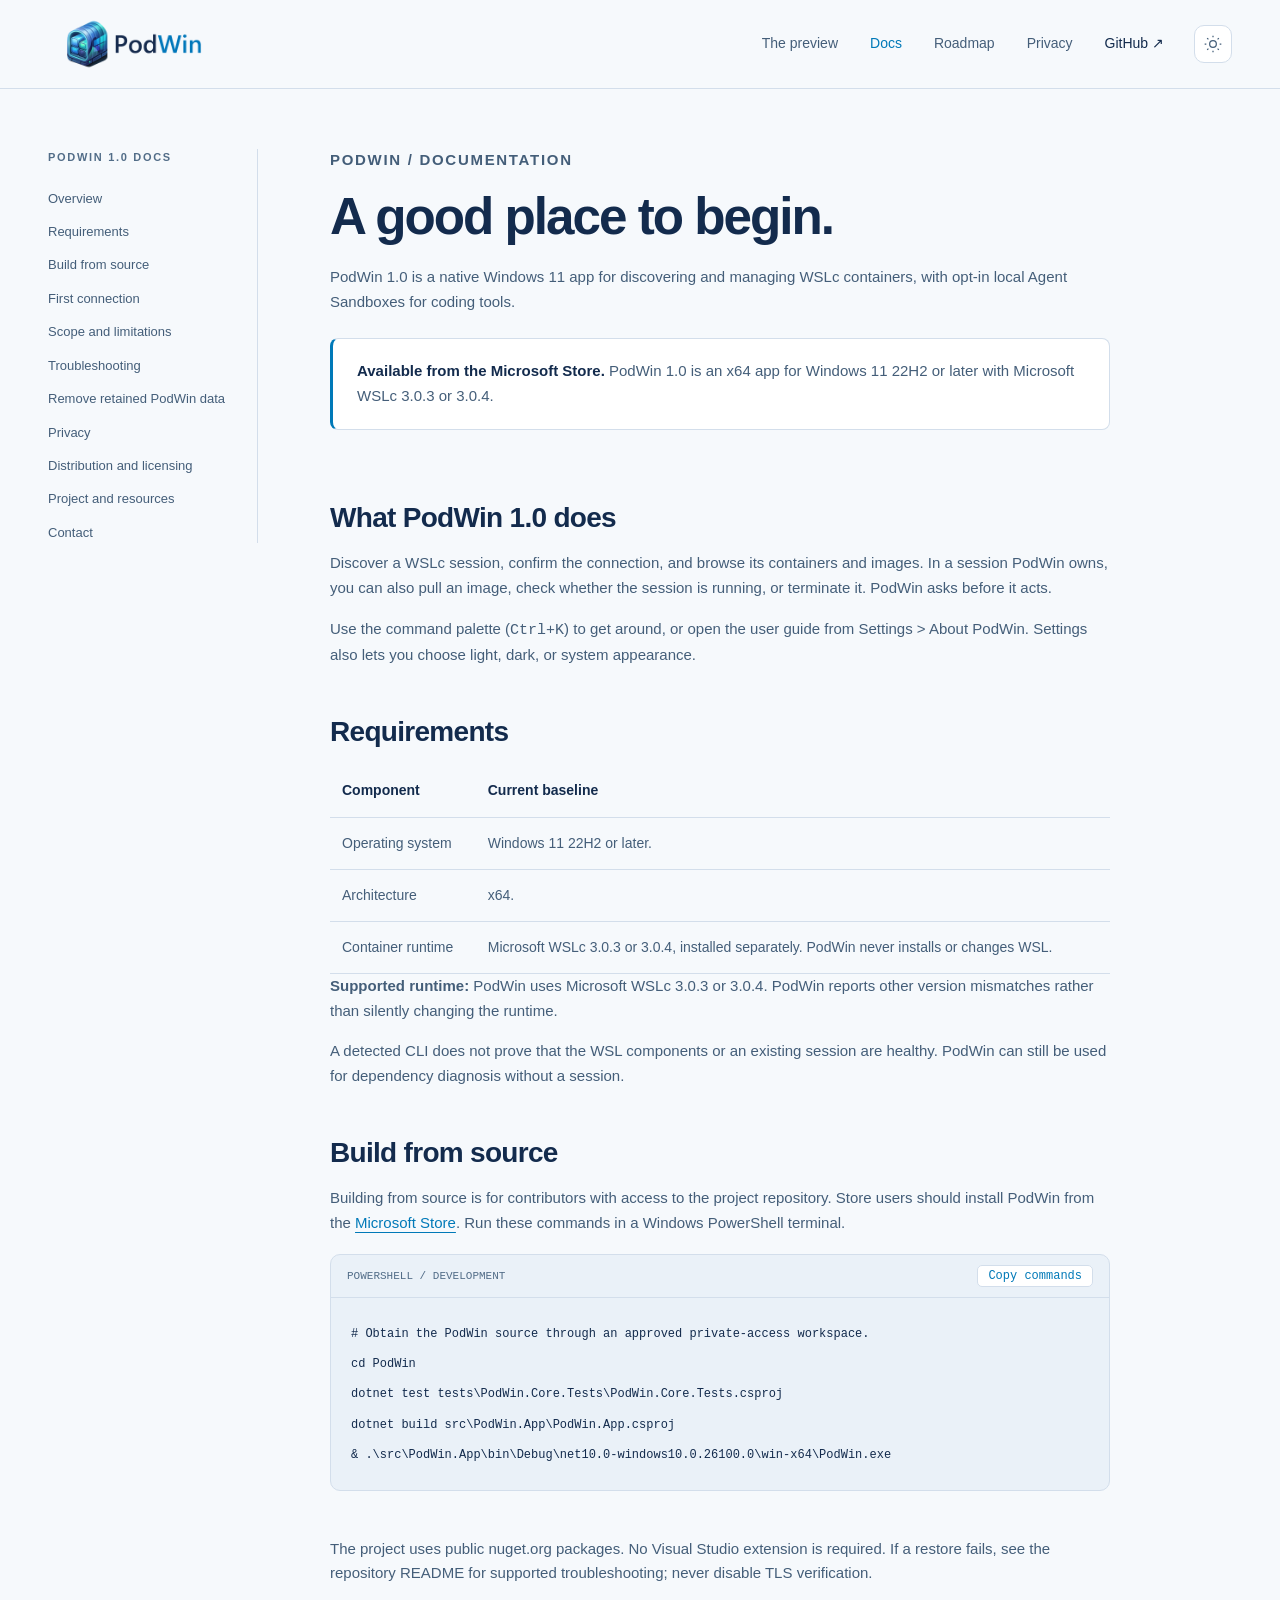
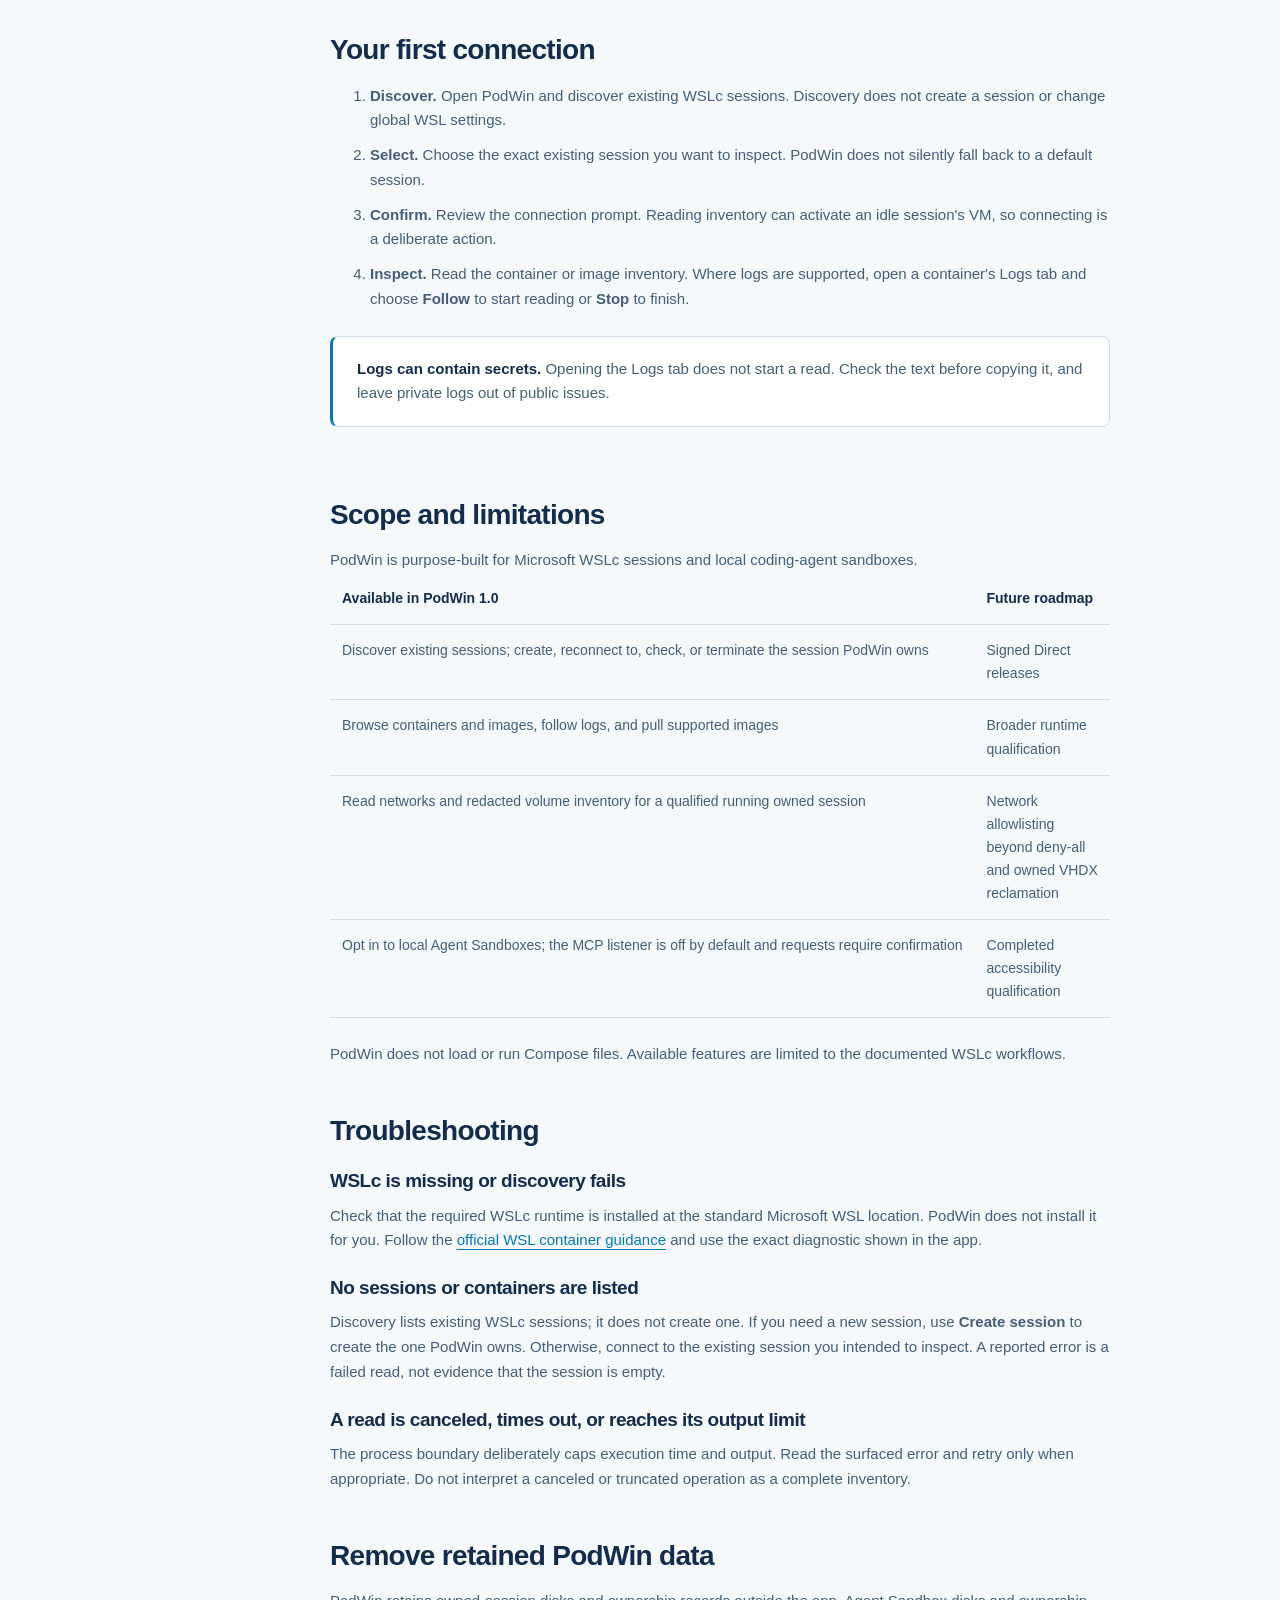
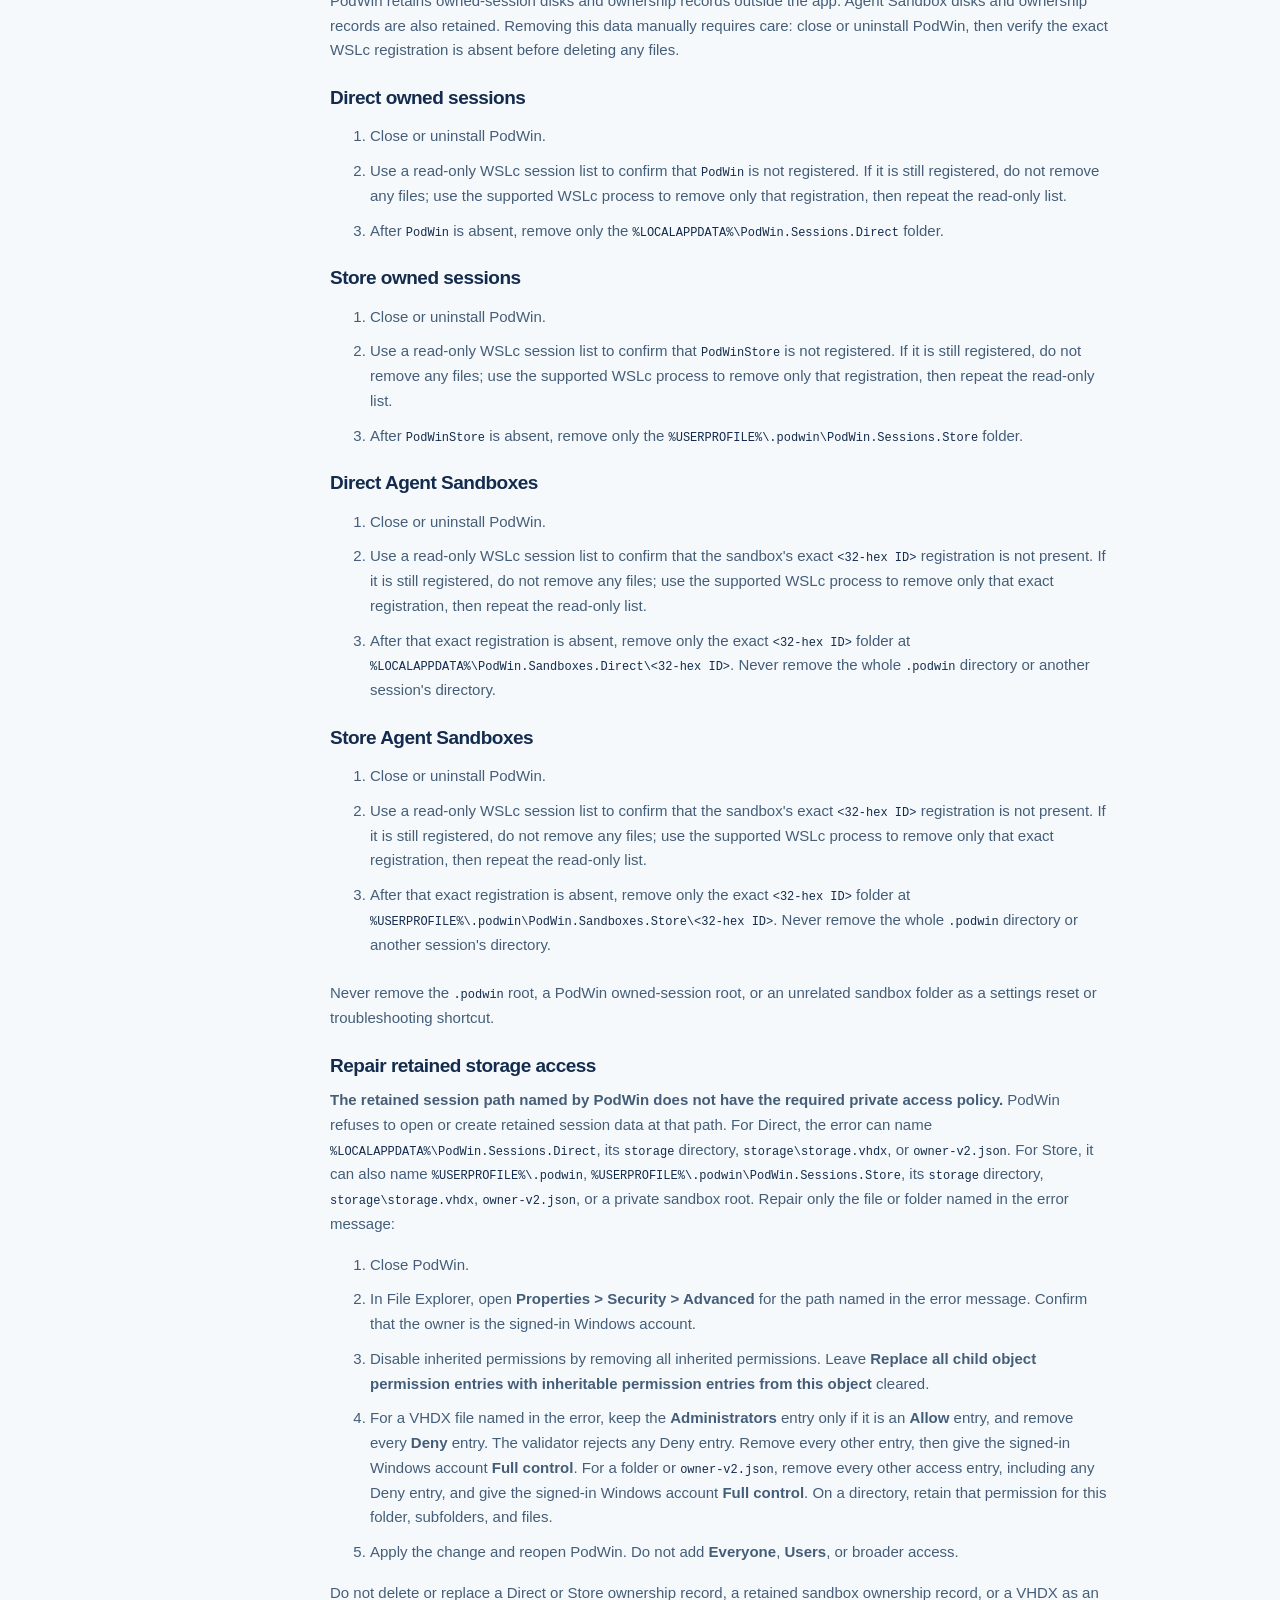
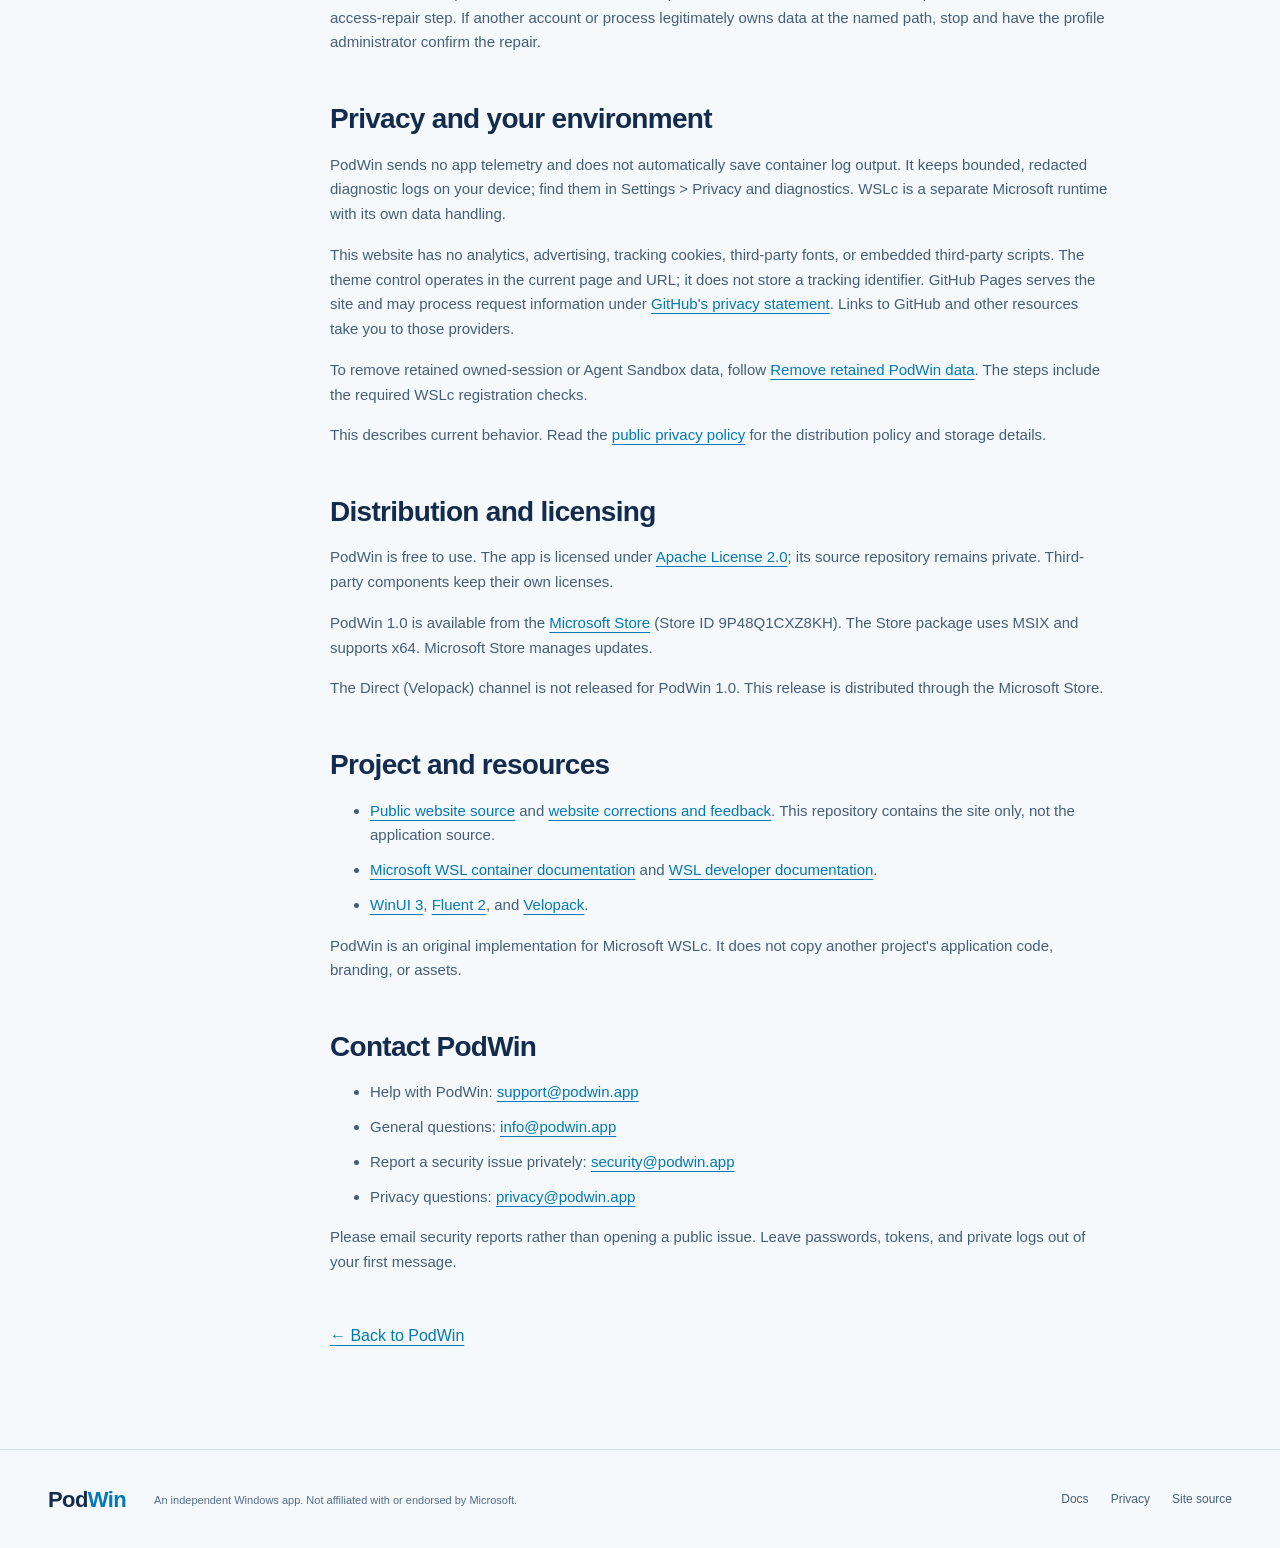
<file: site/docs/index.html>
<!doctype html>
<html lang="en" data-theme="dark">
<head>
  <meta charset="utf-8">
  <meta name="viewport" content="width=device-width, initial-scale=1">
  <script src="../assets/theme.js"></script>
  <title>Documentation | PodWin</title>
  <meta name="description" content="PodWin 1.0 documentation: Microsoft Store availability, Windows and WSLc requirements, session safety, supported workflows, and limitations.">
  <meta name="theme-color" content="#101c30">
  <link rel="canonical" href="https://podwin.app/docs/">
  <meta property="og:type" content="website">
  <meta property="og:site_name" content="PodWin">
  <meta property="og:title" content="Documentation | PodWin">
  <meta property="og:description" content="Get to know PodWin 1.0. Requirements, Store installation, supported workflows, and honest boundaries.">
  <meta property="og:url" content="https://podwin.app/docs/">
  <meta property="og:image" content="https://podwin.app/assets/podwin-banner.png">
  <meta property="og:image:alt" content="The blue and teal PodWin capsule logo and wordmark.">
  <meta name="twitter:card" content="summary_large_image">
  <link rel="icon" href="../assets/favicon.ico" sizes="any">
  <link rel="apple-touch-icon" href="../assets/apple-touch-icon.png">
  <link rel="manifest" href="../site.webmanifest">
  <link rel="stylesheet" href="../assets/site.css">
  <script src="../assets/site.js" defer></script>
</head>
<body>
  <a class="skip-link" href="#main">Skip to content</a>
  <header class="site-header">
    <div class="container header-inner">
      <a class="brand" href="../" aria-label="PodWin home"><img class="brand-dark" src="../assets/podwin-horizontal-dark.png" alt="PodWin" width="1600" height="480"><img class="brand-light" src="../assets/podwin-horizontal-light.png" alt="PodWin" width="1600" height="480"></a>
      <nav aria-label="Main navigation"><a href="../#preview">The preview</a><a href="./" aria-current="page">Docs</a><a href="../#roadmap">Roadmap</a><a href="../privacy/">Privacy</a><a class="nav-github" href="https://github.com/swigerb/podwin.app" title="Website source">GitHub <span aria-hidden="true">&#8599;</span></a></nav>
      <button class="theme-toggle" type="button" aria-label="Switch to light theme" hidden><svg viewBox="0 0 24 24" fill="none" stroke="currentColor" stroke-width="1.5" aria-hidden="true"><circle cx="12" cy="12" r="4"/><path d="M12 2v2m0 16v2M2 12h2m16 0h2M5 5l1.5 1.5m11 11L19 19M5 19l1.5-1.5m11-11L19 5"/></svg></button>
    </div>
  </header>
  <main class="container docs-layout" id="main">
    <nav class="docs-sidebar" aria-label="Documentation sections">
      <p class="eyebrow">PODWIN 1.0 DOCS</p>
      <a href="#overview">Overview</a><a href="#requirements">Requirements</a><a href="#development">Build from source</a><a href="#first-connection">First connection</a><a href="#boundaries">Scope and limitations</a><a href="#troubleshooting">Troubleshooting</a><a href="#remove-retained-data">Remove retained PodWin data</a><a href="#privacy">Privacy</a><a href="#distribution">Distribution and licensing</a><a href="#resources">Project and resources</a>
      <a href="#contact">Contact</a>
    </nav>
    <div class="docs-content">
      <p class="eyebrow">PODWIN / DOCUMENTATION</p>
      <h1>A good place to begin.</h1>
      <p class="docs-lead">PodWin 1.0 is a native Windows 11 app for discovering and managing WSLc containers, with opt-in local Agent Sandboxes for coding tools.</p>
      <div class="callout"><p><strong>Available from the Microsoft Store.</strong> PodWin 1.0 is an x64 app for Windows 11 22H2 or later with Microsoft WSLc 3.0.3 or 3.0.4.</p></div>

      <section id="overview">
        <h2>What PodWin 1.0 does</h2>
        <p>Discover a WSLc session, confirm the connection, and browse its containers and images. In a session PodWin owns, you can also pull an image, check whether the session is running, or terminate it. PodWin asks before it acts.</p>
        <p>Use the command palette (<kbd>Ctrl+K</kbd>) to get around, or open the user guide from Settings &gt; About PodWin. Settings also lets you choose light, dark, or system appearance.</p>
      </section>
      <section id="requirements">
        <h2>Requirements</h2>
        <div class="docs-table-wrap"><table class="docs-table"><thead><tr><th scope="col">Component</th><th scope="col">Current baseline</th></tr></thead><tbody>
          <tr><td>Operating system</td><td>Windows 11 22H2 or later.</td></tr>
          <tr><td>Architecture</td><td>x64.</td></tr>
          <tr><td>Container runtime</td><td>Microsoft WSLc 3.0.3 or 3.0.4, installed separately. PodWin never installs or changes WSL.</td></tr>
        </tbody></table></div>
        <p id="runtime-limits"><strong>Supported runtime:</strong> PodWin uses Microsoft WSLc 3.0.3 or 3.0.4. PodWin reports other version mismatches rather than silently changing the runtime.</p>
        <p class="section-note">A detected CLI does not prove that the WSL components or an existing session are healthy. PodWin can still be used for dependency diagnosis without a session.</p>
      </section>
      <section id="development">
        <h2>Build from source</h2>
        <p>Building from source is for contributors with access to the project repository. Store users should install PodWin from the <a href="https://apps.microsoft.com/detail/9P48Q1CXZ8KH">Microsoft Store</a>. Run these commands in a Windows PowerShell terminal.</p>
        <div class="code-block">
          <div class="code-heading"><span>POWERSHELL / DEVELOPMENT</span><button class="copy-button" type="button" data-copy="build-commands" hidden>Copy commands</button></div>
          <pre><code id="build-commands"># Obtain the PodWin source through an approved private-access workspace.
cd PodWin
dotnet test tests\PodWin.Core.Tests\PodWin.Core.Tests.csproj
dotnet build src\PodWin.App\PodWin.App.csproj
&amp; .\src\PodWin.App\bin\Debug\net10.0-windows10.0.26100.0\win-x64\PodWin.exe</code></pre>
        </div>
        <p id="copy-status" class="copy-status" role="status" aria-live="polite"></p>
        <p>The project uses public nuget.org packages. No Visual Studio extension is required. If a restore fails, see the repository README for supported troubleshooting; never disable TLS verification.</p>
      </section>
      <section id="first-connection">
        <h2>Your first connection</h2>
        <ol>
          <li><strong>Discover.</strong> Open PodWin and discover existing WSLc sessions. Discovery does not create a session or change global WSL settings.</li>
          <li><strong>Select.</strong> Choose the exact existing session you want to inspect. PodWin does not silently fall back to a default session.</li>
          <li><strong>Confirm.</strong> Review the connection prompt. Reading inventory can activate an idle session's VM, so connecting is a deliberate action.</li>
          <li><strong>Inspect.</strong> Read the container or image inventory. Where logs are supported, open a container's Logs tab and choose <strong>Follow</strong> to start reading or <strong>Stop</strong> to finish.</li>
        </ol>
        <div class="callout"><p><strong>Logs can contain secrets.</strong> Opening the Logs tab does not start a read. Check the text before copying it, and leave private logs out of public issues.</p></div>
      </section>
      <section id="boundaries">
        <h2>Scope and limitations</h2>
        <p>PodWin is purpose-built for Microsoft WSLc sessions and local coding-agent sandboxes.</p>
        <div class="docs-table-wrap"><table class="docs-table"><thead><tr><th scope="col">Available in PodWin 1.0</th><th scope="col">Future roadmap</th></tr></thead><tbody>
          <tr><td>Discover existing sessions; create, reconnect to, check, or terminate the session PodWin owns</td><td>Signed Direct releases</td></tr>
          <tr><td>Browse containers and images, follow logs, and pull supported images</td><td>Broader runtime qualification</td></tr>
          <tr><td>Read networks and redacted volume inventory for a qualified running owned session</td><td>Network allowlisting beyond deny-all and owned VHDX reclamation</td></tr>
          <tr><td>Opt in to local Agent Sandboxes; the MCP listener is off by default and requests require confirmation</td><td>Completed accessibility qualification</td></tr>
        </tbody></table></div>
        <p class="section-note">PodWin does not load or run Compose files. Available features are limited to the documented WSLc workflows.</p>
      </section>
      <section id="troubleshooting">
        <h2>Troubleshooting</h2>
        <h3>WSLc is missing or discovery fails</h3>
        <p>Check that the required WSLc runtime is installed at the standard Microsoft WSL location. PodWin does not install it for you. Follow the <a href="https://learn.microsoft.com/windows/wsl/wsl-container">official WSL container guidance</a> and use the exact diagnostic shown in the app.</p>
        <h3>No sessions or containers are listed</h3>
        <p>Discovery lists existing WSLc sessions; it does not create one. If you need a new session, use <strong>Create session</strong> to create the one PodWin owns. Otherwise, connect to the existing session you intended to inspect. A reported error is a failed read, not evidence that the session is empty.</p>
        <h3>A read is canceled, times out, or reaches its output limit</h3>
        <p>The process boundary deliberately caps execution time and output. Read the surfaced error and retry only when appropriate. Do not interpret a canceled or truncated operation as a complete inventory.</p>
      </section>
      <section id="remove-retained-data">
        <h2>Remove retained PodWin data</h2>
        <p>PodWin retains owned-session disks and ownership records outside the app. Agent Sandbox disks and ownership records are also retained. Removing this data manually requires care: close or uninstall PodWin, then verify the exact WSLc registration is absent before deleting any files.</p>

        <h3>Direct owned sessions</h3>
        <ol>
          <li>Close or uninstall PodWin.</li>
          <li>Use a read-only WSLc session list to confirm that <code>PodWin</code> is not registered. If it is still registered, do not remove any files; use the supported WSLc process to remove only that registration, then repeat the read-only list.</li>
          <li>After <code>PodWin</code> is absent, remove only the <code>%LOCALAPPDATA%\PodWin.Sessions.Direct</code> folder.</li>
        </ol>

        <h3>Store owned sessions</h3>
        <ol>
          <li>Close or uninstall PodWin.</li>
          <li>Use a read-only WSLc session list to confirm that <code>PodWinStore</code> is not registered. If it is still registered, do not remove any files; use the supported WSLc process to remove only that registration, then repeat the read-only list.</li>
          <li>After <code>PodWinStore</code> is absent, remove only the <code>%USERPROFILE%\.podwin\PodWin.Sessions.Store</code> folder.</li>
        </ol>

        <h3>Direct Agent Sandboxes</h3>
        <ol>
          <li>Close or uninstall PodWin.</li>
          <li>Use a read-only WSLc session list to confirm that the sandbox's exact <code>&lt;32-hex ID&gt;</code> registration is not present. If it is still registered, do not remove any files; use the supported WSLc process to remove only that exact registration, then repeat the read-only list.</li>
          <li>After that exact registration is absent, remove only the exact <code>&lt;32-hex ID&gt;</code> folder at <code>%LOCALAPPDATA%\PodWin.Sandboxes.Direct\&lt;32-hex ID&gt;</code>. Never remove the whole <code>.podwin</code> directory or another session's directory.</li>
        </ol>

        <h3>Store Agent Sandboxes</h3>
        <ol>
          <li>Close or uninstall PodWin.</li>
          <li>Use a read-only WSLc session list to confirm that the sandbox's exact <code>&lt;32-hex ID&gt;</code> registration is not present. If it is still registered, do not remove any files; use the supported WSLc process to remove only that exact registration, then repeat the read-only list.</li>
          <li>After that exact registration is absent, remove only the exact <code>&lt;32-hex ID&gt;</code> folder at <code>%USERPROFILE%\.podwin\PodWin.Sandboxes.Store\&lt;32-hex ID&gt;</code>. Never remove the whole <code>.podwin</code> directory or another session's directory.</li>
        </ol>
        <p class="section-note">Never remove the <code>.podwin</code> root, a PodWin owned-session root, or an unrelated sandbox folder as a settings reset or troubleshooting shortcut.</p>

        <h3>Repair retained storage access</h3>
        <p><strong>The retained session path named by PodWin does not have the required private access policy.</strong> PodWin refuses to open or create retained session data at that path. For Direct, the error can name <code>%LOCALAPPDATA%\PodWin.Sessions.Direct</code>, its <code>storage</code> directory, <code>storage\storage.vhdx</code>, or <code>owner-v2.json</code>. For Store, it can also name <code>%USERPROFILE%\.podwin</code>, <code>%USERPROFILE%\.podwin\PodWin.Sessions.Store</code>, its <code>storage</code> directory, <code>storage\storage.vhdx</code>, <code>owner-v2.json</code>, or a private sandbox root. Repair only the file or folder named in the error message:</p>
        <ol>
          <li>Close PodWin.</li>
          <li>In File Explorer, open <strong>Properties &gt; Security &gt; Advanced</strong> for the path named in the error message. Confirm that the owner is the signed-in Windows account.</li>
          <li>Disable inherited permissions by removing all inherited permissions. Leave <strong>Replace all child object permission entries with inheritable permission entries from this object</strong> cleared.</li>
          <li>For a VHDX file named in the error, keep the <strong>Administrators</strong> entry only if it is an <strong>Allow</strong> entry, and remove every <strong>Deny</strong> entry. The validator rejects any Deny entry. Remove every other entry, then give the signed-in Windows account <strong>Full control</strong>. For a folder or <code>owner-v2.json</code>, remove every other access entry, including any Deny entry, and give the signed-in Windows account <strong>Full control</strong>. On a directory, retain that permission for this folder, subfolders, and files.</li>
          <li>Apply the change and reopen PodWin. Do not add <strong>Everyone</strong>, <strong>Users</strong>, or broader access.</li>
        </ol>
        <p>Do not delete or replace a Direct or Store ownership record, a retained sandbox ownership record, or a VHDX as an access-repair step. If another account or process legitimately owns data at the named path, stop and have the profile administrator confirm the repair.</p>
      </section>
      <section id="privacy">
        <h2>Privacy and your environment</h2>
        <p>PodWin sends no app telemetry and does not automatically save container log output. It keeps bounded, redacted diagnostic logs on your device; find them in Settings &gt; Privacy and diagnostics. WSLc is a separate Microsoft runtime with its own data handling.</p>
        <p>This website has no analytics, advertising, tracking cookies, third-party fonts, or embedded third-party scripts. The theme control operates in the current page and URL; it does not store a tracking identifier. GitHub Pages serves the site and may process request information under <a href="https://docs.github.com/en/site-policy/privacy-policies/github-general-privacy-statement">GitHub's privacy statement</a>. Links to GitHub and other resources take you to those providers.</p>
        <p>To remove retained owned-session or Agent Sandbox data, follow <a href="#remove-retained-data">Remove retained PodWin data</a>. The steps include the required WSLc registration checks.</p>
        <p>This describes current behavior. Read the <a href="../privacy/">public privacy policy</a> for the distribution policy and storage details.</p>
      </section>
      <section id="distribution">
        <h2>Distribution and licensing</h2>
        <p>PodWin is free to use. The app is licensed under <a href="https://www.apache.org/licenses/LICENSE-2.0">Apache License 2.0</a>; its source repository remains private. Third-party components keep their own licenses.</p>
        <p>PodWin 1.0 is available from the <a href="https://apps.microsoft.com/detail/9P48Q1CXZ8KH">Microsoft Store</a> (Store ID 9P48Q1CXZ8KH). The Store package uses MSIX and supports x64. Microsoft Store manages updates.</p>
        <p>The Direct (Velopack) channel is not released for PodWin 1.0. This release is distributed through the Microsoft Store.</p>
      </section>
      <section id="resources">
        <h2>Project and resources</h2>
        <ul>
          <li><a href="https://github.com/swigerb/podwin.app">Public website source</a> and <a href="https://github.com/swigerb/podwin.app/issues">website corrections and feedback</a>. This repository contains the site only, not the application source.</li>
          <li><a href="https://learn.microsoft.com/windows/wsl/wsl-container">Microsoft WSL container documentation</a> and <a href="https://wsl.dev/">WSL developer documentation</a>.</li>
          <li><a href="https://learn.microsoft.com/windows/apps/winui/winui3/">WinUI 3</a>, <a href="https://fluent2.microsoft.design/">Fluent 2</a>, and <a href="https://docs.velopack.io/">Velopack</a>.</li>
        </ul>
        <p>PodWin is an original implementation for Microsoft WSLc. It does not copy another project's application code, branding, or assets.</p>
      </section>
      <section id="contact">
        <h2>Contact PodWin</h2>
        <ul>
          <li>Help with PodWin: <a href="mailto:support@podwin.app">support@podwin.app</a></li>
          <li>General questions: <a href="mailto:info@podwin.app">info@podwin.app</a></li>
          <li>Report a security issue privately: <a href="mailto:security@podwin.app">security@podwin.app</a></li>
          <li>Privacy questions: <a href="mailto:privacy@podwin.app">privacy@podwin.app</a></li>
        </ul>
        <p>Please email security reports rather than opening a public issue. Leave passwords, tokens, and private logs out of your first message.</p>
      </section>
      <a class="back-link" href="../">&#8592; Back to PodWin</a>
    </div>
  </main>
  <footer class="site-footer"><div class="container footer-inner"><a class="footer-wordmark" href="../">Pod<span>Win</span></a><p>An independent Windows app. Not affiliated with or endorsed by Microsoft.</p><nav aria-label="Footer navigation"><a href="./">Docs</a><a href="../privacy/">Privacy</a><a href="https://github.com/swigerb/podwin.app">Site source</a></nav></div></footer>
</body>
</html>
</file>
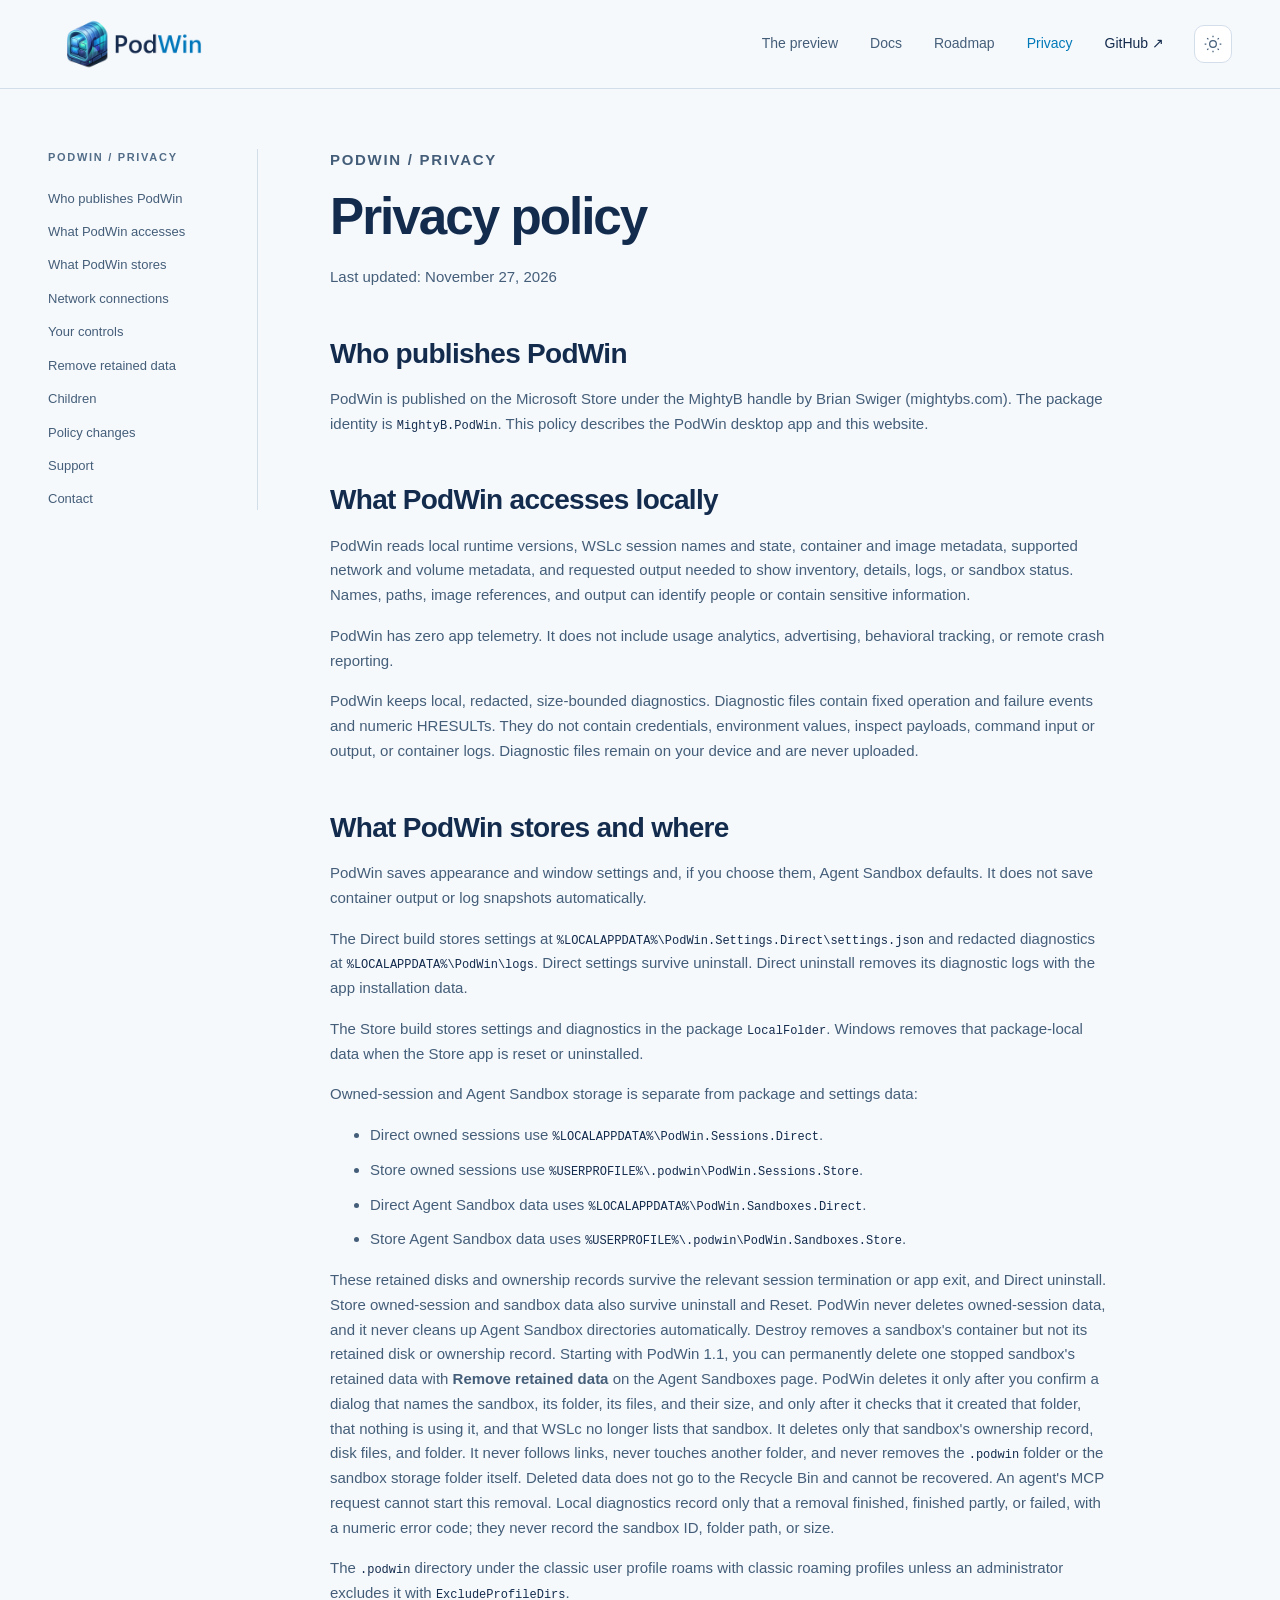
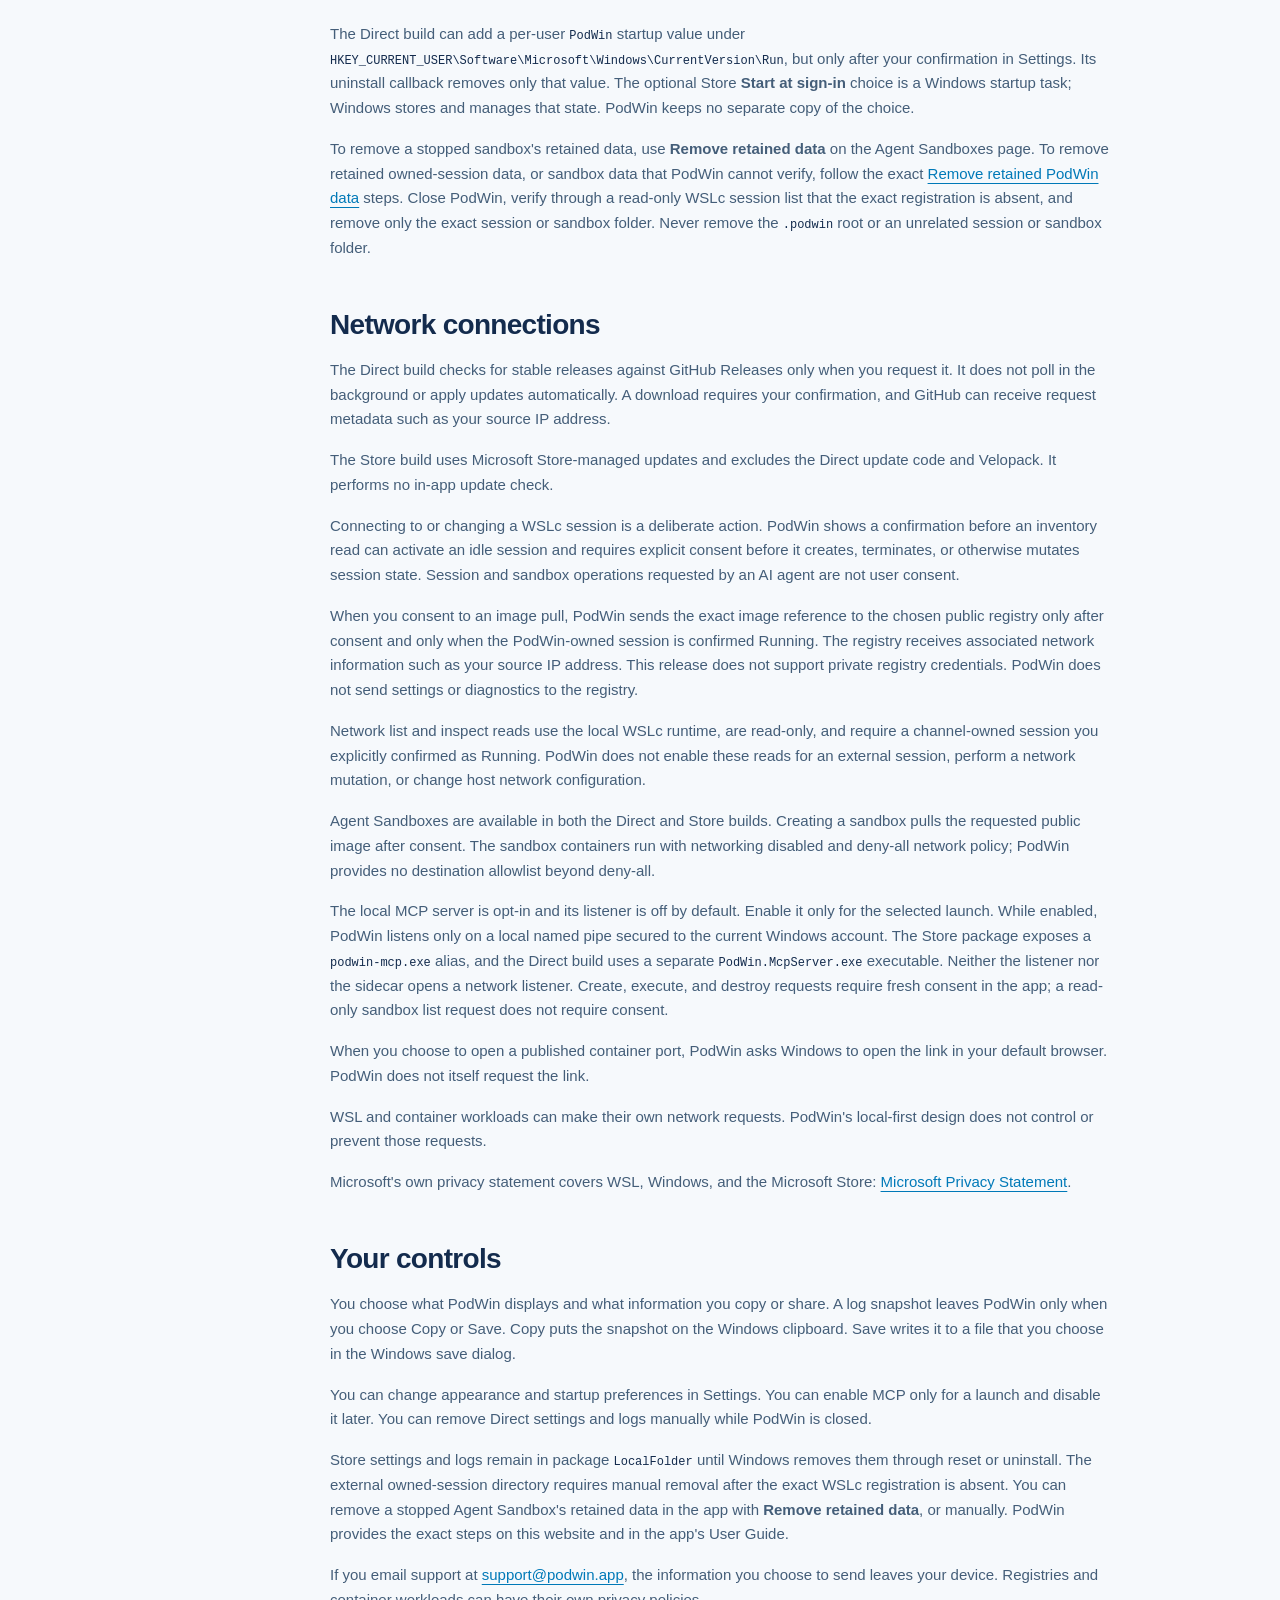
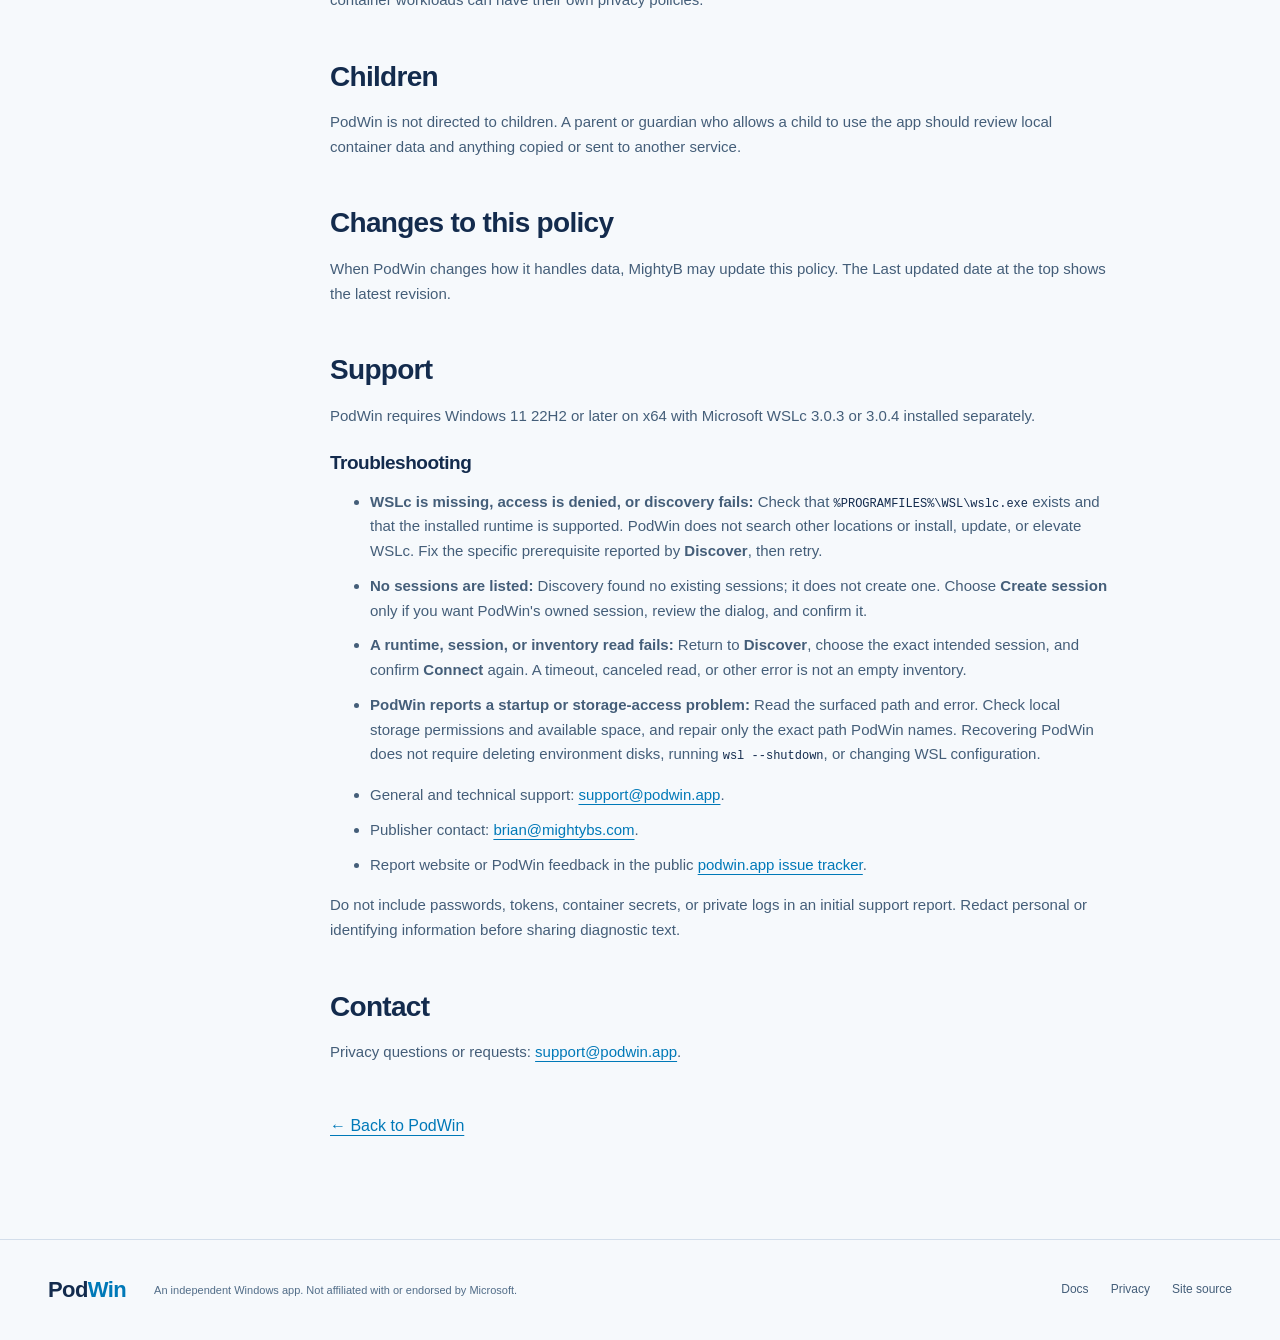
<file: site/privacy/index.html>
<!doctype html>
<html lang="en" data-theme="dark">
<head>
  <meta charset="utf-8">
  <meta name="viewport" content="width=device-width, initial-scale=1">
  <script src="../assets/theme.js"></script>
  <title>Privacy policy | PodWin</title>
  <meta name="description" content="The PodWin privacy policy: zero telemetry, local redacted diagnostics, consent controls, and support.">
  <meta name="theme-color" content="#101c30">
  <link rel="canonical" href="https://podwin.app/privacy/">
  <meta property="og:type" content="website">
  <meta property="og:site_name" content="PodWin">
  <meta property="og:title" content="Privacy policy | PodWin">
  <meta property="og:description" content="Learn what PodWin accesses locally, stores, connects to, and lets you control.">
  <meta property="og:url" content="https://podwin.app/privacy/">
  <meta property="og:image" content="https://podwin.app/assets/podwin-banner.png">
  <meta property="og:image:alt" content="The blue and teal PodWin capsule logo and wordmark.">
  <meta name="twitter:card" content="summary_large_image">
  <link rel="icon" href="../assets/favicon.ico" sizes="any">
  <link rel="icon" href="../assets/favicon-32.png" type="image/png" sizes="32x32">
  <link rel="apple-touch-icon" href="../assets/apple-touch-icon.png">
  <link rel="manifest" href="../site.webmanifest">
  <link rel="stylesheet" href="../assets/site.css">
  <script src="../assets/site.js" defer></script>
</head>
<body>
  <a class="skip-link" href="#main">Skip to content</a>
  <header class="site-header">
    <div class="container header-inner">
      <a class="brand" href="../" aria-label="PodWin home">
        <img class="brand-dark" src="../assets/podwin-horizontal-dark.png" alt="PodWin" width="1600" height="480">
        <img class="brand-light" src="../assets/podwin-horizontal-light.png" alt="PodWin" width="1600" height="480">
      </a>
      <nav aria-label="Main navigation">
        <a href="../#preview">The preview</a>
        <a href="../docs/">Docs</a>
        <a href="../#roadmap">Roadmap</a>
        <a href="./" aria-current="page">Privacy</a>
        <a class="nav-github" href="https://github.com/swigerb/podwin.app" title="Website source">GitHub <span aria-hidden="true">&#8599;</span></a>
      </nav>
      <button class="theme-toggle" type="button" aria-label="Switch to light theme" hidden>
        <svg viewBox="0 0 24 24" fill="none" stroke="currentColor" stroke-width="1.5" aria-hidden="true"><circle cx="12" cy="12" r="4"/><path d="M12 2v2m0 16v2M2 12h2m16 0h2M5 5l1.5 1.5m11 11L19 19M5 19l1.5-1.5m11-11L19 5"/></svg>
      </button>
    </div>
  </header>
  <main class="container docs-layout" id="main">
    <nav class="docs-sidebar" aria-label="Privacy policy sections">
      <p class="eyebrow">PODWIN / PRIVACY</p>
      <a href="#publisher">Who publishes PodWin</a>
      <a href="#local-access">What PodWin accesses</a>
      <a href="#local-storage">What PodWin stores</a>
      <a href="#network">Network connections</a>
      <a href="#controls">Your controls</a>
      <a href="../docs/#remove-retained-data">Remove retained data</a>
      <a href="#children">Children</a>
      <a href="#changes">Policy changes</a>
      <a href="#support">Support</a>
      <a href="#contact">Contact</a>
    </nav>
    <div class="docs-content">
      <p class="eyebrow">PODWIN / PRIVACY</p>
      <h1>Privacy policy</h1>
      <p class="docs-lead">Last updated: November 27, 2026</p>

      <section id="publisher">
        <h2>Who publishes PodWin</h2>
        <p>PodWin is published on the Microsoft Store under the MightyB handle by Brian Swiger (mightybs.com). The package identity is <code>MightyB.PodWin</code>. This policy describes the PodWin desktop app and this website.</p>
      </section>

      <section id="local-access">
        <h2>What PodWin accesses locally</h2>
        <p>PodWin reads local runtime versions, WSLc session names and state, container and image metadata, supported network and volume metadata, and requested output needed to show inventory, details, logs, or sandbox status. Names, paths, image references, and output can identify people or contain sensitive information.</p>
        <p>PodWin has zero app telemetry. It does not include usage analytics, advertising, behavioral tracking, or remote crash reporting.</p>
        <p>PodWin keeps local, redacted, size-bounded diagnostics. Diagnostic files contain fixed operation and failure events and numeric HRESULTs. They do not contain credentials, environment values, inspect payloads, command input or output, or container logs. Diagnostic files remain on your device and are never uploaded.</p>
      </section>

      <section id="local-storage">
        <h2>What PodWin stores and where</h2>
        <p>PodWin saves appearance and window settings and, if you choose them, Agent Sandbox defaults. It does not save container output or log snapshots automatically.</p>
        <p>The Direct build stores settings at <code>%LOCALAPPDATA%\PodWin.Settings.Direct\settings.json</code> and redacted diagnostics at <code>%LOCALAPPDATA%\PodWin\logs</code>. Direct settings survive uninstall. Direct uninstall removes its diagnostic logs with the app installation data.</p>
        <p>The Store build stores settings and diagnostics in the package <code>LocalFolder</code>. Windows removes that package-local data when the Store app is reset or uninstalled.</p>
        <p>Owned-session and Agent Sandbox storage is separate from package and settings data:</p>
        <ul>
          <li>Direct owned sessions use <code>%LOCALAPPDATA%\PodWin.Sessions.Direct</code>.</li>
          <li>Store owned sessions use <code>%USERPROFILE%\.podwin\PodWin.Sessions.Store</code>.</li>
          <li>Direct Agent Sandbox data uses <code>%LOCALAPPDATA%\PodWin.Sandboxes.Direct</code>.</li>
          <li>Store Agent Sandbox data uses <code>%USERPROFILE%\.podwin\PodWin.Sandboxes.Store</code>.</li>
        </ul>
        <p>These retained disks and ownership records survive the relevant session termination or app exit, and Direct uninstall. Store owned-session and sandbox data also survive uninstall and Reset. PodWin never deletes owned-session data, and it never cleans up Agent Sandbox directories automatically. Destroy removes a sandbox's container but not its retained disk or ownership record. Starting with PodWin 1.1, you can permanently delete one stopped sandbox's retained data with <strong>Remove retained data</strong> on the Agent Sandboxes page. PodWin deletes it only after you confirm a dialog that names the sandbox, its folder, its files, and their size, and only after it checks that it created that folder, that nothing is using it, and that WSLc no longer lists that sandbox. It deletes only that sandbox's ownership record, disk files, and folder. It never follows links, never touches another folder, and never removes the <code>.podwin</code> folder or the sandbox storage folder itself. Deleted data does not go to the Recycle Bin and cannot be recovered. An agent's MCP request cannot start this removal. Local diagnostics record only that a removal finished, finished partly, or failed, with a numeric error code; they never record the sandbox ID, folder path, or size.</p>
        <p>The <code>.podwin</code> directory under the classic user profile roams with classic roaming profiles unless an administrator excludes it with <code>ExcludeProfileDirs</code>.</p>
        <p>The Direct build can add a per-user <code>PodWin</code> startup value under <code>HKEY_CURRENT_USER\Software\Microsoft\Windows\CurrentVersion\Run</code>, but only after your confirmation in Settings. Its uninstall callback removes only that value. The optional Store <strong>Start at sign-in</strong> choice is a Windows startup task; Windows stores and manages that state. PodWin keeps no separate copy of the choice.</p>
        <p>To remove a stopped sandbox's retained data, use <strong>Remove retained data</strong> on the Agent Sandboxes page. To remove retained owned-session data, or sandbox data that PodWin cannot verify, follow the exact <a href="../docs/#remove-retained-data">Remove retained PodWin data</a> steps. Close PodWin, verify through a read-only WSLc session list that the exact registration is absent, and remove only the exact session or sandbox folder. Never remove the <code>.podwin</code> root or an unrelated session or sandbox folder.</p>
      </section>

      <section id="network">
        <h2>Network connections</h2>
        <p>The Direct build checks for stable releases against GitHub Releases only when you request it. It does not poll in the background or apply updates automatically. A download requires your confirmation, and GitHub can receive request metadata such as your source IP address.</p>
        <p>The Store build uses Microsoft Store-managed updates and excludes the Direct update code and Velopack. It performs no in-app update check.</p>
        <p>Connecting to or changing a WSLc session is a deliberate action. PodWin shows a confirmation before an inventory read can activate an idle session and requires explicit consent before it creates, terminates, or otherwise mutates session state. Session and sandbox operations requested by an AI agent are not user consent.</p>
        <p>When you consent to an image pull, PodWin sends the exact image reference to the chosen public registry only after consent and only when the PodWin-owned session is confirmed Running. The registry receives associated network information such as your source IP address. This release does not support private registry credentials. PodWin does not send settings or diagnostics to the registry.</p>
        <p>Network list and inspect reads use the local WSLc runtime, are read-only, and require a channel-owned session you explicitly confirmed as Running. PodWin does not enable these reads for an external session, perform a network mutation, or change host network configuration.</p>
        <p>Agent Sandboxes are available in both the Direct and Store builds. Creating a sandbox pulls the requested public image after consent. The sandbox containers run with networking disabled and deny-all network policy; PodWin provides no destination allowlist beyond deny-all.</p>
        <p>The local MCP server is opt-in and its listener is off by default. Enable it only for the selected launch. While enabled, PodWin listens only on a local named pipe secured to the current Windows account. The Store package exposes a <code>podwin-mcp.exe</code> alias, and the Direct build uses a separate <code>PodWin.McpServer.exe</code> executable. Neither the listener nor the sidecar opens a network listener. Create, execute, and destroy requests require fresh consent in the app; a read-only sandbox list request does not require consent.</p>
        <p>When you choose to open a published container port, PodWin asks Windows to open the link in your default browser. PodWin does not itself request the link.</p>
        <p>WSL and container workloads can make their own network requests. PodWin's local-first design does not control or prevent those requests.</p>
        <p>Microsoft's own privacy statement covers WSL, Windows, and the Microsoft Store: <a href="https://privacy.microsoft.com/privacystatement">Microsoft Privacy Statement</a>.</p>
      </section>

      <section id="controls">
        <h2>Your controls</h2>
        <p>You choose what PodWin displays and what information you copy or share. A log snapshot leaves PodWin only when you choose Copy or Save. Copy puts the snapshot on the Windows clipboard. Save writes it to a file that you choose in the Windows save dialog.</p>
        <p>You can change appearance and startup preferences in Settings. You can enable MCP only for a launch and disable it later. You can remove Direct settings and logs manually while PodWin is closed.</p>
        <p>Store settings and logs remain in package <code>LocalFolder</code> until Windows removes them through reset or uninstall. The external owned-session directory requires manual removal after the exact WSLc registration is absent. You can remove a stopped Agent Sandbox's retained data in the app with <strong>Remove retained data</strong>, or manually. PodWin provides the exact steps on this website and in the app's User Guide.</p>
        <p>If you email support at <a href="mailto:support@podwin.app">support@podwin.app</a>, the information you choose to send leaves your device. Registries and container workloads can have their own privacy policies.</p>
      </section>

      <section id="children">
        <h2>Children</h2>
        <p>PodWin is not directed to children. A parent or guardian who allows a child to use the app should review local container data and anything copied or sent to another service.</p>
      </section>

      <section id="changes">
        <h2>Changes to this policy</h2>
        <p>When PodWin changes how it handles data, MightyB may update this policy. The Last updated date at the top shows the latest revision.</p>
      </section>

      <section id="support">
        <h2>Support</h2>
        <p>PodWin requires Windows 11 22H2 or later on x64 with Microsoft WSLc 3.0.3 or 3.0.4 installed separately.</p>
        <h3>Troubleshooting</h3>
        <ul>
          <li><strong>WSLc is missing, access is denied, or discovery fails:</strong> Check that <code>%PROGRAMFILES%\WSL\wslc.exe</code> exists and that the installed runtime is supported. PodWin does not search other locations or install, update, or elevate WSLc. Fix the specific prerequisite reported by <strong>Discover</strong>, then retry.</li>
          <li><strong>No sessions are listed:</strong> Discovery found no existing sessions; it does not create one. Choose <strong>Create session</strong> only if you want PodWin's owned session, review the dialog, and confirm it.</li>
          <li><strong>A runtime, session, or inventory read fails:</strong> Return to <strong>Discover</strong>, choose the exact intended session, and confirm <strong>Connect</strong> again. A timeout, canceled read, or other error is not an empty inventory.</li>
          <li><strong>PodWin reports a startup or storage-access problem:</strong> Read the surfaced path and error. Check local storage permissions and available space, and repair only the exact path PodWin names. Recovering PodWin does not require deleting environment disks, running <code>wsl --shutdown</code>, or changing WSL configuration.</li>
        </ul>
        <ul>
          <li>General and technical support: <a href="mailto:support@podwin.app">support@podwin.app</a>.</li>
          <li>Publisher contact: <a href="mailto:brian@mightybs.com">brian@mightybs.com</a>.</li>
          <li>Report website or PodWin feedback in the public <a href="https://github.com/swigerb/podwin.app/issues">podwin.app issue tracker</a>.</li>
        </ul>
        <p>Do not include passwords, tokens, container secrets, or private logs in an initial support report. Redact personal or identifying information before sharing diagnostic text.</p>
      </section>

      <section id="contact">
        <h2>Contact</h2>
        <p>Privacy questions or requests: <a href="mailto:support@podwin.app">support@podwin.app</a>.</p>
      </section>

      <a class="back-link" href="../">&#8592; Back to PodWin</a>
    </div>
  </main>
  <footer class="site-footer">
    <div class="container footer-inner">
      <a class="footer-wordmark" href="../">Pod<span>Win</span></a>
      <p>An independent Windows app. Not affiliated with or endorsed by Microsoft.</p>
      <nav aria-label="Footer navigation">
        <a href="../docs/">Docs</a>
        <a href="./" aria-current="page">Privacy</a>
        <a href="https://github.com/swigerb/podwin.app">Site source</a>
      </nav>
    </div>
  </footer>
</body>
</html>
</file>
<file: site/assets/site.css>
:root {
  color-scheme: light;
  --cp-bg: #f6f9fc;
  --cp-bg-elevated: #eaf1f8;
  --cp-surface: #ffffff;
  --cp-surface-soft: #edf3fa;
  --cp-border: #d3deeb;
  --cp-border-strong: #8ca4bd;
  --cp-text: #132b4d;
  --cp-text-muted: #445e79;
  --cp-text-soft: #526d88;
  --cp-accent: #0079b8;
  --cp-accent-hover: #00669b;
  --cp-accent-soft: #e0f3fb;
  --cp-accent-fg: #ffffff;
  --cp-success: #087762;
  --cp-teal: #008477;
  --cp-blue: #287bd0;
  --cp-grid: #dce5ef;
  --cp-shadow: 0 24px 70px #112b4d12;
  --cp-glow: #18bad51a;
  --cp-hero-end: #daeefa;
  --cp-on-gradient: #ffffff;
  font-family: "Segoe UI", Aptos, Calibri, -apple-system, BlinkMacSystemFont, sans-serif;
}
html[data-theme="dark"] {
  color-scheme: dark;
  --cp-bg: #0c1422;
  --cp-bg-elevated: #101c30;
  --cp-surface: #132139;
  --cp-surface-soft: #17283f;
  --cp-border: #25364e;
  --cp-border-strong: #59718b;
  --cp-text: #f0f5fc;
  --cp-text-muted: #acbbcf;
  --cp-text-soft: #91a6bf;
  --cp-accent: #64d9ef;
  --cp-accent-hover: #a0ecfa;
  --cp-accent-soft: #142f40;
  --cp-accent-fg: #092334;
  --cp-success: #67e4bd;
  --cp-teal: #50e0ce;
  --cp-blue: #7ab8ff;
  --cp-grid: #1b2b41;
  --cp-shadow: 0 24px 70px #00000038;
  --cp-glow: #16cbd51a;
  --cp-hero-end: #113345;
}
* { box-sizing: border-box; }
html { scroll-behavior: smooth; scroll-padding-top: 100px; }
body { margin: 0; background: var(--cp-bg); color: var(--cp-text); font-size: 16px; line-height: 1.65; }
[hidden] { display: none !important; }
a { color: var(--cp-accent); text-underline-offset: 4px; }
a:hover { color: var(--cp-accent-hover); }
button, input { font: inherit; }
button { cursor: pointer; }
img { display: block; max-width: 100%; height: auto; }
svg { width: 20px; height: 20px; flex-shrink: 0; }
h1, h2, h3, p { margin: 0; }
h1, h2, h3 { line-height: 1.12; }
h2 { font-size: clamp(32px, 3.7vw, 48px); font-weight: 650; letter-spacing: -1.6px; }
h3 { font-size: 23px; font-weight: 600; letter-spacing: -.5px; }
::selection { background: var(--cp-accent); color: var(--cp-accent-fg); }
:focus-visible { outline: 3px solid var(--cp-accent); outline-offset: 6px; border-radius: 4px; }
.container { width: min(1200px, calc(100% - 96px)); margin-inline: auto; }
.skip-link { position: fixed; top: 12px; left: 16px; z-index: 20; padding: 8px 20px; background: var(--cp-surface); transform: translateY(-160%); }
.skip-link:focus { transform: none; }
.site-header { border-bottom: 1px solid var(--cp-border); background: var(--cp-bg); }
.header-inner { min-height: 88px; display: flex; align-items: center; gap: 30px; }
.brand { flex-shrink: 0; width: 172px; }
.brand-light, html[data-theme="light"] .brand-dark { display: none; }
html[data-theme="light"] .brand-light { display: block; }
.header-inner nav { margin-left: auto; display: flex; align-items: center; gap: 32px; }
.header-inner nav a { font-size: 14px; font-weight: 500; text-decoration: none; color: var(--cp-text-muted); white-space: nowrap; }
.header-inner nav a:hover, .header-inner nav a[aria-current="page"] { color: var(--cp-accent); }
.header-inner nav .nav-github { color: var(--cp-text); }
.theme-toggle { display: grid; place-items: center; width: 38px; height: 38px; padding: 8px; border: 1px solid var(--cp-border); border-radius: 10px; background: var(--cp-surface); color: var(--cp-text-muted); flex-shrink: 0; }
.theme-toggle:hover { color: var(--cp-accent); border-color: var(--cp-border-strong); }
.hero { position: relative; display: grid; grid-template-columns: 1.15fr 1fr; gap: 28px; align-items: center; padding-top: 88px; padding-bottom: 84px; }
.eyebrow { display: flex; align-items: center; gap: 9px; font-size: 11px; font-weight: 650; letter-spacing: 1.7px; color: var(--cp-text-soft); line-height: 1.5; }
.status-dot { display: inline-block; flex-shrink: 0; width: 6px; height: 6px; border-radius: 50%; background: var(--cp-teal); }
h1 { margin-top: 26px; font-size: clamp(48px, 5.9vw, 78px); font-weight: 700; line-height: 1.04; letter-spacing: -3.8px; }
.gradient-text { color: var(--cp-accent); background: linear-gradient(110deg, var(--cp-blue), var(--cp-accent) 50%, var(--cp-teal)); background-clip: text; -webkit-text-fill-color: transparent; }
.hero-description { margin-top: 28px; max-width: 480px; font-size: 18px; color: var(--cp-text-muted); line-height: 1.7; }
.button-row { display: flex; flex-wrap: wrap; align-items: center; gap: 12px; margin-top: 32px; }
.store-badge { display: inline-flex; border-radius: 8px; }
.store-badge img { width: 200px; height: auto; }
.button { display: inline-flex; align-items: center; justify-content: center; gap: 16px; padding: 12px 21px; border-radius: 10px; border: 1px solid var(--cp-border); text-decoration: none; font-size: 14px; font-weight: 600; line-height: 1.5; transition: background .15s, border-color .15s, transform .15s; }
.button:hover { transform: translateY(-2px); }
.button-primary { background: var(--cp-accent); color: var(--cp-accent-fg); border-color: var(--cp-accent); }
.button-primary:hover { background: var(--cp-accent-hover); border-color: var(--cp-accent-hover); color: var(--cp-accent-fg); }
.button-secondary { background: var(--cp-bg); color: var(--cp-text); }
.button-secondary:hover { color: var(--cp-text); border-color: var(--cp-border-strong); background: var(--cp-surface); }
.hero-note { display: flex; flex-wrap: wrap; align-items: center; gap: 10px; margin-top: 22px; color: var(--cp-text-soft); font-size: 11px; }
.small-tag { padding: 3px 7px; border: 1px solid var(--cp-border); border-radius: 4px; font-size: 9px; font-weight: 650; letter-spacing: .8px; color: var(--cp-text-muted); }
.hero-art { position: relative; isolation: isolate; min-width: 0; min-height: 480px; display: flex; align-items: center; justify-content: center; overflow: clip; background-image: radial-gradient(var(--cp-grid) 1px, transparent 1px); background-size: 22px 22px; }
.hero-art::before { content: ""; position: absolute; z-index: -1; inset: 3%; background: radial-gradient(ellipse, var(--cp-glow), transparent 68%); }
.hero-icon { width: 100%; max-width: 450px; position: relative; filter: drop-shadow(0 20px 30px var(--cp-glow)); }
.orbit { position: absolute; z-index: -1; width: 87%; height: 78%; border: 1px solid var(--cp-border); border-radius: 50%; transform: rotate(-24deg); }
.orbit-two { width: 66%; height: 99%; transform: rotate(38deg); }
.art-label { position: absolute; z-index: 1; background: var(--cp-bg); padding: 8px 11px; border: 1px solid var(--cp-border); border-radius: 6px; font: 10px Consolas, "Courier New", monospace; letter-spacing: 1.6px; color: var(--cp-text-muted); display: flex; align-items: center; gap: 9px; }
.art-label-top { top: 4px; right: 12px; }
.art-caption { position: absolute; bottom: 5px; left: 50%; transform: translateX(-50%); white-space: nowrap; color: var(--cp-text-soft); font-size: 11px; display: flex; align-items: center; gap: 12px; }
.caption-line { width: 24px; height: 1px; background: var(--cp-border-strong); }
.platform-strip { border-block: 1px solid var(--cp-border); background: var(--cp-bg-elevated); }
.platform-inner { display: flex; justify-content: space-between; gap: 24px; align-items: center; padding-block: 21px; color: var(--cp-text-muted); font-size: 13px; }
.platform-inner > span { display: flex; align-items: center; gap: 10px; }
.platform-inner svg { width: 16px; height: 16px; color: var(--cp-text-soft); }
.strip-plus { color: var(--cp-text-soft); }
.section { padding-block: 100px; }
.section-heading { display: flex; align-items: flex-end; justify-content: space-between; gap: 50px; margin-bottom: 40px; }
.section-heading .eyebrow, .principles-inner .eyebrow, .faq-section .eyebrow { margin-bottom: 16px; }
.section-heading > p { max-width: 350px; color: var(--cp-text-muted); font-size: 15px; }
.preview-frame { border: 1px solid var(--cp-border-strong); border-radius: 12px; overflow: hidden; box-shadow: var(--cp-shadow); background: var(--cp-bg-elevated); }
.preview-titlebar { display: flex; align-items: center; gap: 10px; padding: 14px 20px; font-size: 12px; border-bottom: 1px solid var(--cp-border); }
.preview-titlebar img { width: 24px; height: 24px; }
.preview-badge { font: 9px Consolas, "Courier New", monospace; color: var(--cp-text-soft); letter-spacing: .8px; margin-left: 8px; }
.window-chrome { margin-left: auto; color: var(--cp-text-soft); font-size: 14px; }
.preview-body { display: grid; grid-template-columns: 210px 1fr; }
.preview-sidebar { display: flex; flex-direction: column; padding: 32px 16px 20px; border-right: 1px solid var(--cp-border); }
.sidebar-label { font: 9px Consolas, "Courier New", monospace; color: var(--cp-text-soft); padding-left: 13px; letter-spacing: 1px; }
.demo-tabs { display: flex; flex-direction: column; gap: 6px; margin-top: 21px; }
.demo-tabs button { text-align: left; padding: 10px 12px; background: none; border: 1px solid transparent; border-radius: 6px; color: var(--cp-text-muted); font-size: 13px; }
.demo-tabs button span { margin-right: 9px; }
.demo-tabs button[aria-selected="true"] { background: var(--cp-accent-soft); color: var(--cp-accent); border-color: var(--cp-border); }
.sidebar-footer { margin-top: auto; padding: 48px 6px 0; color: var(--cp-text-soft); font-size: 10px; display: flex; align-items: center; gap: 7px; }
.preview-content { padding: 30px 32px 20px; min-width: 0; }
.inventory-heading { display: flex; justify-content: space-between; align-items: center; gap: 16px; }
.inventory-heading .eyebrow { font-size: 8px; letter-spacing: 1px; }
.inventory-heading h3 { font-size: 24px; margin-top: 9px; }
.session-label { border: 1px solid var(--cp-border); padding: 6px 10px; font: 10px Consolas, "Courier New", monospace; border-radius: 5px; color: var(--cp-text-muted); white-space: nowrap; }
.sample-notice { margin-top: 22px; border-left: 2px solid var(--cp-accent); padding-left: 10px; color: var(--cp-text-soft); font-size: 11px; }
.inventory-panel { margin-top: 18px; }
.inventory-row { display: grid; grid-template-columns: 1fr auto; gap: 16px; align-items: center; padding: 15px 12px; border-top: 1px solid var(--cp-border); font-size: 12px; }
.inventory-row strong { font-weight: 600; }
.inventory-row code { display: block; margin-top: 3px; font: 10px Consolas, "Courier New", monospace; color: var(--cp-text-soft); }
.inventory-labels { color: var(--cp-text-soft); font-size: 9px; letter-spacing: .8px; padding-block: 9px; }
.state { font-size: 11px; color: var(--cp-text-muted); }
.state span { margin-right: 4px; }
.state-running { color: var(--cp-success); }
.inventory-footer { display: flex; align-items: center; gap: 7px; color: var(--cp-text-soft); border-top: 1px solid var(--cp-border); padding: 14px 0 0; font-size: 10px; }
.feature-grid { display: grid; grid-template-columns: repeat(3, 1fr); gap: 40px; margin-top: 45px; }
.feature-number { font: 10px Consolas, "Courier New", monospace; color: var(--cp-accent); letter-spacing: 1.2px; }
.feature-card h3 { margin-top: 14px; font-size: 21px; }
.feature-card p { color: var(--cp-text-muted); font-size: 14px; margin-top: 12px; }
.principles-section { background: var(--cp-bg-elevated); border-block: 1px solid var(--cp-border); }
.principles-inner { display: grid; grid-template-columns: 1fr 1.3fr; gap: 70px; padding-block: 72px; }
.principles-list { display: flex; flex-direction: column; gap: 22px; }
.principles-list > div { display: flex; gap: 18px; align-items: flex-start; }
.principles-list > div > span { color: var(--cp-accent); font-size: 24px; line-height: 1; }
.principles-list p { font-size: 14px; color: var(--cp-text-muted); }
.principles-list strong { color: var(--cp-text); font-weight: 600; }
.roadmap-grid { display: grid; grid-template-columns: repeat(3, 1fr); gap: 20px; }
.roadmap-card { padding: 30px 28px; border: 1px solid var(--cp-border); border-radius: 12px; background: var(--cp-surface); }
.roadmap-current { background: linear-gradient(145deg, var(--cp-surface), var(--cp-accent-soft)); border-color: var(--cp-border-strong); }
.stage-label { display: flex; align-items: center; gap: 8px; font: 9px Consolas, "Courier New", monospace; letter-spacing: 1px; color: var(--cp-text-soft); }
.roadmap-current .stage-label { color: var(--cp-teal); }
.roadmap-card h3 { margin-top: 24px; font-size: 27px; }
.roadmap-card ul { list-style: none; padding: 0; margin: 22px 0 0; color: var(--cp-text-muted); font-size: 13px; }
.roadmap-card li { position: relative; padding-left: 15px; margin-block: 10px; }
.roadmap-card li::before { content: ""; position: absolute; width: 4px; height: 4px; background: var(--cp-border-strong); left: 0; top: 9px; border-radius: 50%; }
.roadmap-current li::before { background: var(--cp-teal); }
.section-note { margin-top: 24px; color: var(--cp-text-soft); font-size: 12px; }
.section-note a { white-space: normal; }
.faq-section { display: grid; grid-template-columns: 1fr 1.5fr; gap: 60px; padding-top: 0; }
.faq-list details { border-bottom: 1px solid var(--cp-border); }
.faq-list details:first-child { border-top: 1px solid var(--cp-border); }
.faq-list summary { cursor: pointer; padding: 20px 4px; color: var(--cp-text); font-size: 15px; font-weight: 500; }
.faq-list details p { padding: 0 4px 22px; color: var(--cp-text-muted); font-size: 14px; }
.closing-section { display: flex; align-items: center; flex-direction: column; text-align: center; padding: 64px 32px; margin-bottom: 80px; border: 1px solid var(--cp-border); border-radius: 16px; background: radial-gradient(ellipse at 50% 0, var(--cp-hero-end), var(--cp-bg-elevated) 70%); }
.closing-section > img { width: 88px; }
.closing-section .eyebrow { margin-top: 22px; font-size: 10px; }
.closing-section h2 { margin-top: 18px; }
.closing-section > p:not(.eyebrow):not(.fine-print) { margin-top: 18px; font-size: 15px; color: var(--cp-text-muted); }
.closing-section .button-row { justify-content: center; margin-top: 26px; }
.download-actions { display: flex; flex-wrap: wrap; align-items: center; justify-content: center; gap: 16px; margin-top: 26px; }
.download-command { width: min(560px, 100%); text-align: left; }
.download-section .copy-status { margin-top: 6px; }
.fine-print { margin-top: 16px; color: var(--cp-text-soft); font-size: 11px; }
.site-footer { border-top: 1px solid var(--cp-border); }
.footer-inner { min-height: 100px; display: flex; align-items: center; gap: 28px; }
.footer-wordmark { font-weight: 650; font-size: 22px; letter-spacing: -.6px; color: var(--cp-text); text-decoration: none; }
.footer-wordmark span { color: var(--cp-accent); }
.footer-copy { display: grid; gap: 2px; }
.footer-inner p { color: var(--cp-text-soft); font-size: 11px; }
.footer-attribution { color: var(--cp-text-muted) !important; }
.footer-inner nav { margin-left: auto; display: flex; gap: 22px; }
.footer-inner nav a { color: var(--cp-text-muted); text-decoration: none; font-size: 12px; }
.docs-layout { display: grid; grid-template-columns: 210px 1fr; gap: 72px; padding-block: 60px 100px; }
.docs-sidebar { align-self: start; position: sticky; top: 28px; display: flex; flex-direction: column; gap: 12px; border-right: 1px solid var(--cp-border); padding-right: 24px; }
.docs-sidebar .eyebrow { margin-bottom: 10px; }
.docs-sidebar a { color: var(--cp-text-muted); text-decoration: none; font-size: 13px; }
.docs-sidebar a:hover { color: var(--cp-accent); }
.docs-content { max-width: 780px; min-width: 0; }
.docs-content h1 { font-size: clamp(40px, 4vw, 56px); letter-spacing: -2px; margin-top: 18px; }
.docs-lead { font-size: 19px; color: var(--cp-text-muted); margin-top: 22px; }
.docs-content section { padding-top: 48px; }
.docs-content h2 { font-size: 28px; letter-spacing: -.7px; margin-bottom: 18px; }
.docs-content h3 { font-size: 19px; margin-top: 24px; margin-bottom: 12px; }
.docs-content p, .docs-content li { color: var(--cp-text-muted); font-size: 15px; }
.docs-content p + p { margin-top: 16px; }
.docs-content li { margin-block: 10px; }
.callout { padding: 20px 24px; border: 1px solid var(--cp-border); border-left: 3px solid var(--cp-accent); border-radius: 8px; background: var(--cp-surface); margin-block: 24px; }
.callout strong { color: var(--cp-text); }
.docs-table-wrap { overflow-x: auto; }
.docs-table { border-collapse: collapse; width: 100%; font-size: 14px; }
.docs-table th, .docs-table td { text-align: left; border-bottom: 1px solid var(--cp-border); padding: 14px 12px; vertical-align: top; }
.docs-table th { color: var(--cp-text); font-weight: 600; }
.docs-table td { color: var(--cp-text-muted); }
.docs-table td:first-child { white-space: nowrap; }
.docs-content code { font: 12px Consolas, "Courier New", Courier, monospace; overflow-wrap: anywhere; color: var(--cp-text); }
.code-block { border: 1px solid var(--cp-border); border-radius: 10px; background: var(--cp-bg-elevated); margin-top: 18px; overflow: hidden; }
.code-heading { display: flex; align-items: center; gap: 16px; padding: 10px 16px; border-bottom: 1px solid var(--cp-border); color: var(--cp-text-soft); font: 11px Consolas, "Courier New", monospace; }
.copy-button { margin-left: auto; border: 1px solid var(--cp-border); background: var(--cp-surface); color: var(--cp-accent); border-radius: 5px; padding: 3px 10px; font-size: 12px; }
.code-block pre { margin: 0; padding: 20px; overflow-x: auto; line-height: 1.9; }
.code-block code { white-space: pre; overflow-wrap: normal; }
.copy-status { min-height: 24px; margin-top: 6px; font-size: 12px !important; }
.docs-content .back-link { display: inline-block; margin-top: 48px; }
.not-found { padding-block: 120px; max-width: 700px; min-height: 65vh; }
.not-found h1 { font-size: 64px; }
.not-found > p:not(.eyebrow) { margin-top: 24px; color: var(--cp-text-muted); }
@media (min-width: 1600px) { .hero { padding-block: 110px; } }
@media (max-width: 1000px) {
  .container { width: calc(100% - 64px); }
  .hero { gap: 12px; padding-block: 64px; }
  h1 { letter-spacing: -2.7px; }
  .hero-art { min-height: 380px; }
  .hero-description { font-size: 16px; }
  .art-caption { font-size: 9px; }
  .header-inner nav { gap: 20px; }
  .platform-inner { gap: 16px; font-size: 11px; }
  .section-heading { gap: 32px; }
  .section-heading > p { max-width: 280px; font-size: 14px; }
  .roadmap-card { padding: 24px 20px; }
  .stage-label { font-size: 8px; }
  .preview-body { grid-template-columns: 175px 1fr; }
  .preview-content { padding-inline: 24px; }
  .inventory-heading { flex-wrap: wrap; }
  .feature-grid { gap: 26px; }
  .principles-inner { gap: 40px; }
  .docs-layout { grid-template-columns: 175px 1fr; gap: 40px; }
}
@media (max-width: 720px) {
  html { scroll-padding-top: 24px; }
  .container { width: calc(100% - 40px); }
  .header-inner { min-height: 76px; gap: 12px; flex-wrap: wrap; padding-block: 14px; }
  .brand { width: 137px; }
  .theme-toggle { margin-left: auto; }
  .header-inner nav { order: 2; width: 100%; margin-left: 0; justify-content: space-between; gap: 12px; padding-top: 6px; }
  .header-inner nav a { font-size: 12px; }
  .hero { grid-template-columns: minmax(0, 1fr); gap: 30px; padding-top: 48px; padding-bottom: 36px; }
  h1 { font-size: clamp(48px, 9.5vw, 68px); letter-spacing: -2.7px; margin-top: 22px; }
  .eyebrow { font-size: 9px; letter-spacing: 1.2px; }
  .hero-description { max-width: 460px; margin-top: 24px; font-size: 16px; }
  .hero-art { min-height: 340px; max-width: 460px; width: 100%; margin-inline: auto; }
  .hero-icon { width: 320px; }
  .art-label-top { top: 0; font-size: 8px; }
  .art-caption { font-size: 10px; }
  .platform-inner { display: grid; grid-template-columns: 1fr 1fr; gap: 16px; padding-block: 20px; }
  .platform-inner > span { font-size: 11px; }
  .section { padding-block: 64px; }
  h2 { letter-spacing: -1px; font-size: 34px; }
  .section-heading { display: block; margin-bottom: 28px; }
  .section-heading > p { max-width: 100%; margin-top: 22px; }
  .preview-body { grid-template-columns: 1fr; }
  .preview-sidebar { padding: 12px; border-right: 0; border-bottom: 1px solid var(--cp-border); }
  .sidebar-label, .sidebar-footer { display: none; }
  .demo-tabs { flex-direction: row; margin-top: 0; }
  .demo-tabs button { flex: 1; font-size: 12px; }
  .preview-titlebar { padding: 10px 12px; gap: 7px; }
  .preview-badge { font-size: 7px; margin-left: 0; }
  .window-chrome { font-size: 11px; }
  .preview-content { padding: 24px 16px 16px; }
  .inventory-heading h3 { font-size: 24px; }
  .session-label { font-size: 9px; }
  .sample-notice { font-size: 10px; }
  .inventory-footer { font-size: 9px; }
  .feature-grid { grid-template-columns: 1fr; margin-top: 34px; gap: 30px; }
  .feature-card h3 { margin-top: 10px; }
  .feature-card p { margin-top: 8px; }
  .principles-inner { grid-template-columns: 1fr; gap: 32px; padding-block: 52px; }
  .roadmap-grid { grid-template-columns: 1fr; gap: 16px; }
  .roadmap-card { padding: 26px; }
  .stage-label { font-size: 9px; }
  .roadmap-card h3 { margin-top: 20px; }
  .faq-section { grid-template-columns: 1fr; gap: 28px; padding-top: 0; }
  .closing-section { padding: 44px 20px; margin-bottom: 50px; }
  .closing-section .eyebrow { font-size: 8px; }
  .closing-section h2 { font-size: 31px; }
  .closing-section > p:not(.eyebrow):not(.fine-print) { font-size: 14px; }
  .download-actions { flex-direction: column; }
  .download-command { max-width: 100%; }
  .desktop-break { display: none; }
  .footer-inner { flex-wrap: wrap; gap: 16px; padding-block: 26px; }
  .footer-inner p { order: 2; width: 100%; }
  .docs-layout { grid-template-columns: 1fr; gap: 32px; padding-block: 32px 64px; }
  .docs-sidebar { position: static; flex-direction: row; flex-wrap: wrap; gap: 10px 18px; border-right: 0; border-bottom: 1px solid var(--cp-border); padding: 0 0 20px; }
  .docs-sidebar .eyebrow { width: 100%; margin-bottom: 0; }
  .docs-sidebar a { font-size: 12px; }
  .docs-content h1 { font-size: 40px; }
  .docs-lead { font-size: 17px; }
  .docs-content section { padding-top: 36px; }
  .docs-content h2 { font-size: 27px; }
  .docs-table th, .docs-table td { padding-inline: 8px; font-size: 12px; }
  .callout { padding: 16px; }
  .not-found { padding-block: 70px; }
}
@media (prefers-reduced-motion: reduce) {
  html { scroll-behavior: auto; }
  *, *::before, *::after { transition: none !important; animation: none !important; }
}
@media (forced-colors: active) {
  .gradient-text { -webkit-text-fill-color: currentColor; background: none; }
  .status-dot { border: 3px solid; }
  .button-primary, .demo-tabs button[aria-selected="true"] { border: 2px solid; }
  .hero-icon { filter: none; }
}
</file>
